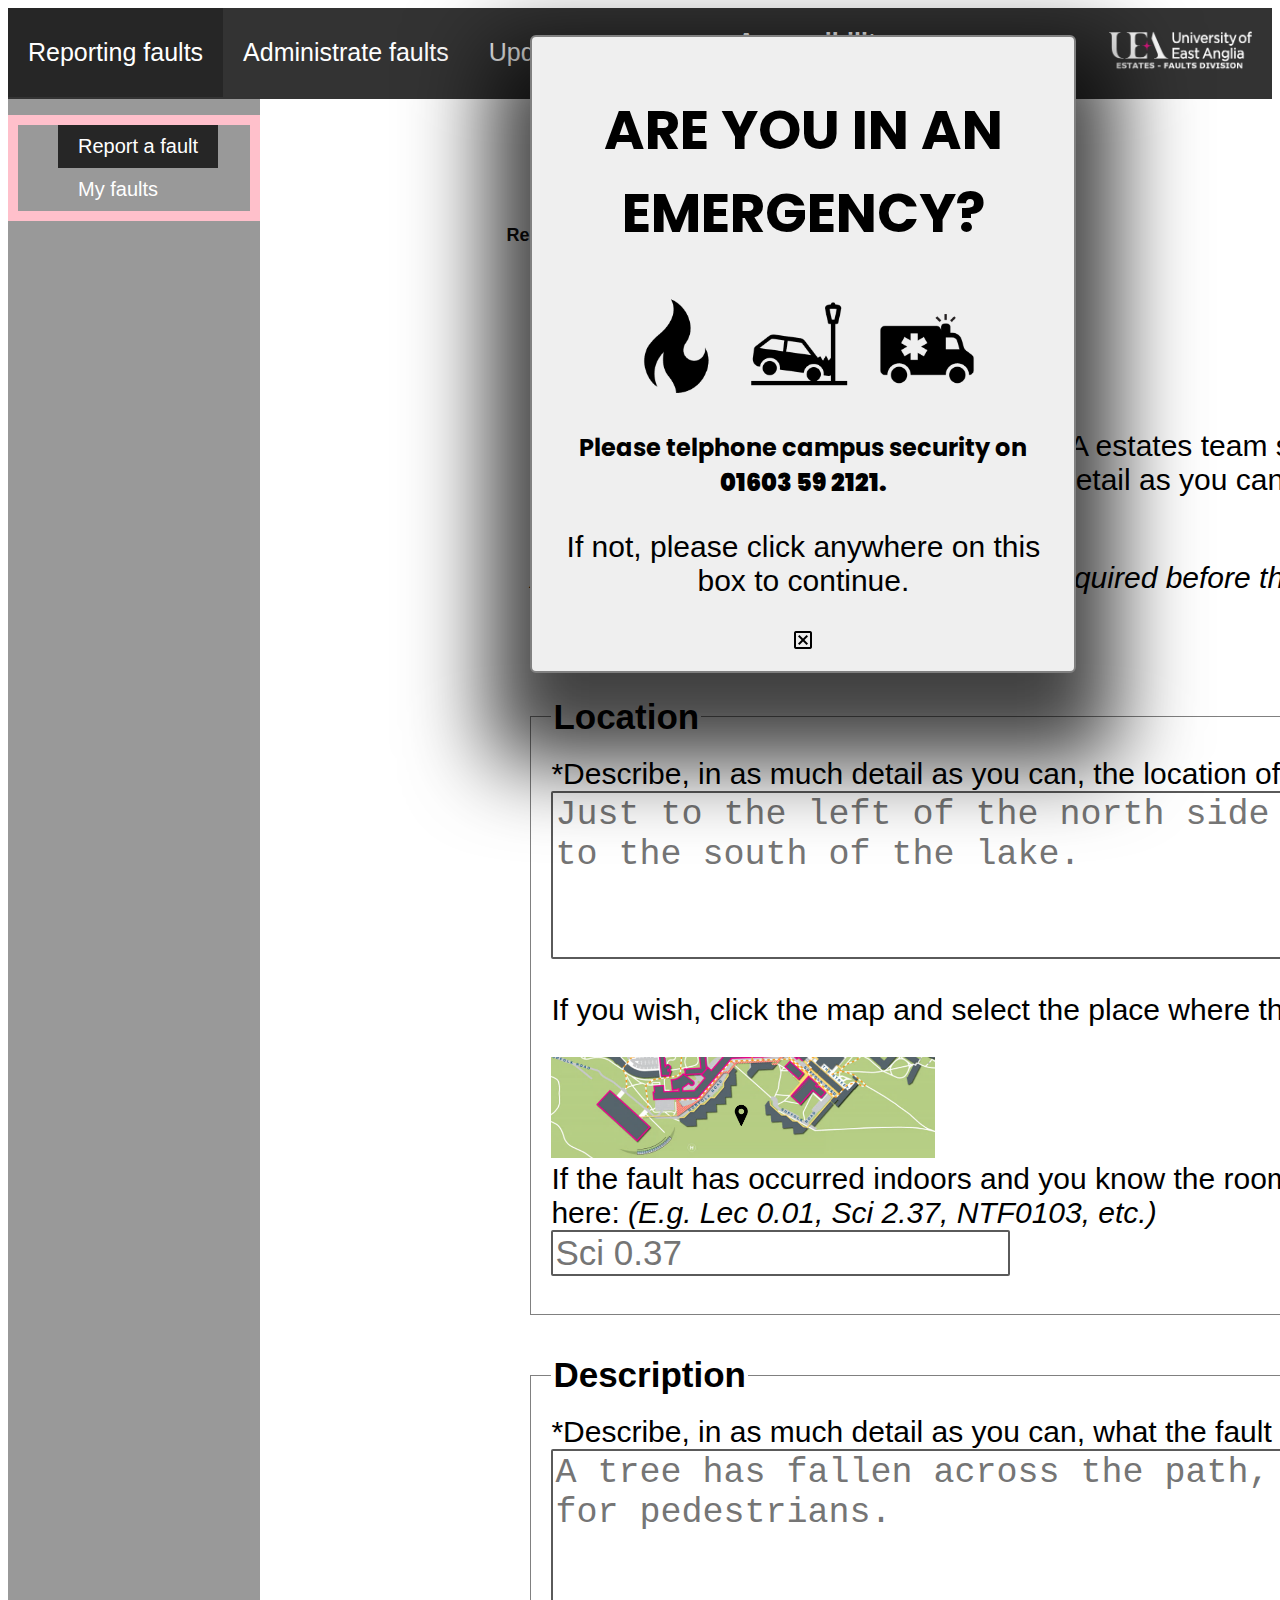
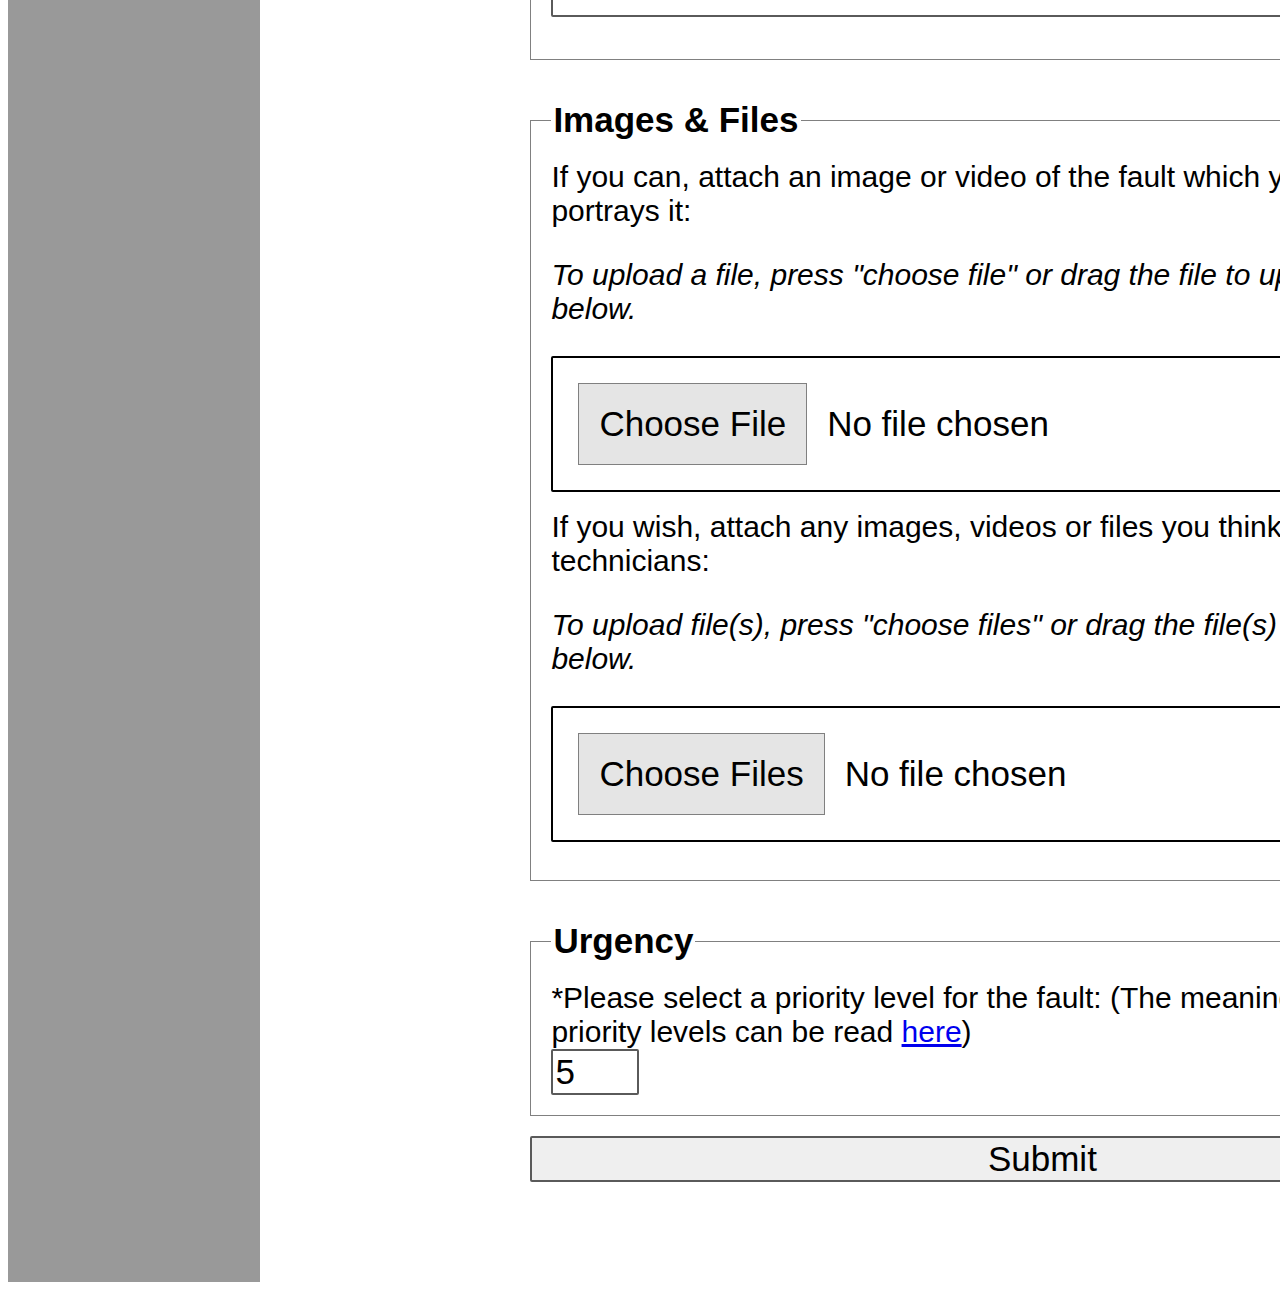
<file: website/index.html>
<!DOCTYPE html>
<html lang="en">
<head>
    <meta charset="UTF-8">
    <title>UEA Estates Faults Services</title>
    <link href="style.css" rel="stylesheet">
    <script src = "https://ajax.googleapis.com/ajax/libs/jquery/3.2.1/jquery.min.js"></script>
    <script src="scripts.js"></script>
    <link rel="icon" type="image/x-icon" href="photos/favicon.ico">
</head>
<body onload="highlightAside(0)">
<nav>
    <ul class = "mainNav">
        <li class = "navli"><a class="active" href="index.html" style="background-color: #262626;">Reporting faults</a></li>
        <li class = "navli"><a href="administrate.html">Administrate faults</a></li>
        <li class = "navli"><a href="update.html">Update fault status</a></li>
        <li class = "navli logoListItem "><a class="active logoLink" href="#index"><img class="logo" src="photos/ueaEstatesLogo.png" alt="Image of the UEA logo that links back to the reporting a fault page."></a></li>
        <li class = "navli rhsListItem"><a style = "padding-top:20px; padding-bottom:0px;" href="accessibility.html"><b>Accessibility</b><br><img src="photos/access.png"></a></li>
    </ul>
</nav>
<div style = "display: flex;">
    <aside>
        <ul id ="sideNav" class = "asideNav">
            <li onclick="reportBar(0)" class = "asideListItem navli"><a class="active" href="#home">Report a fault</a></li>
            <li onclick="reportBar(1)" class = "asideListItem navli"><a href="#news2">My faults</a></li>
        </ul>
    </aside>
    <div style="display: flex; flex-direction: column; padding: 100px 18vw; ">
        <ul class="breadcrumb" id="bread" >
            <li><a href="#">Reporting faults</a></li>
            <li>Report a fault</li>
        </ul>
        <!-- THE DIV BELOW CONTAINS ALL CONTENT WHICH NEEDS TO BE CHANGED (e.g. content that is not UI) -->
        <div id="report-fault" style = " max-width: 80vw; padding: 0px 40px;">

            <script>
                var YES = true;
                var NO = false;
                if (YES)
                {
                    alert(<h1>This code block will be executed</h1>)
                }
            </script>

            <h1> Reporting a fault</h1>
            <p>This form is for reporting faults to the UEA estates team so we can get them fixed. Please try to give as much useful detail as you can to help us locate and fix the problem.
            <p><i>An asterisk ( * ) indicates an answer is required before this form can be submitted.</i></p>
            </p>
            <script>
                // When the user clicks on div, open the popup
                function removeEmergencyPopup() {
                    var emergency = document.getElementById("emergencyMessage");
                    emergency.classList.toggle("hide");
                }
            </script>
            <!-- todo DELETE THIS-->

            <!-- todo edit this css-->
            <div class="emergency" onclick="removeEmergencyPopup()">
                    <span class="emergencytext" id="emergencyMessage">
                        <h1> ARE YOU IN AN EMERGENCY?</h1>
                        <div style = "display:flex; flex-direction:row; justify-content: center;">
                        <img alt="Image of some warning icons." src = "photos/warningiconsblack.png" width = "70%" margin = "20px 0px">
                        </div>
                        <h2 id = "emergencyHeader">Please telphone campus security on <b id = "emergencyNumber">01603 59 2121.</b></h2>
                        <p>If not, please click anywhere on this box to continue.</p>
                        <img src="photos/close.png">
                    </span>

            </div>

            <form onsubmit="return formSubmitSuccess()" id="report-form">
                <!-- TODO Add accessibility options to stop form submitting without information.-->
                <fieldset>
                    <legend>Location</legend>
                    <label for="location-text">*Describe, in as much detail as you can, the location of the fault:</label><br>
                    <textarea type="text" id="location-text" rows="4" cols="50" placeholder="Just to the left of the north side of the bridge to the south of the lake." required></textarea><br>
                    <p>If you wish, click the map and select the place where the fault occurred.</p>
                    <img alt="A map of UEA." onclick="mapSelectSuccess()" style = "width:30vw" src="photos/map.png"></img>
                    <br>
                    <!--todo make the below div appear when the user clicks the map image-->
                    <div id="map-select-success" style = "display:none; flex-direction: row; align-items: center;">
                        <p><i>Map location selected successfully.</i></p>
                        <img alt="A green check mark." src = "photos/greencheck.png" height="30px">
                    </div>



                    <label for="location-room">If the fault has occurred indoors and you know the room number, please write it here: <i>(E.g. Lec 0.01, Sci 2.37, NTF0103, etc.)</i></label><br>
                    <input type="text" id="location-room" placeholder="Sci 0.37"><br><br>




                </fieldset>

                <fieldset>
                    <legend>Description</legend>
                    <label for="description">*Describe, in as much detail as you can, what the fault is:</label><br>
                    <textarea type="text" id="description" rows="4" cols="50" placeholder="A tree has fallen across the path, blocking access for pedestrians.​" required></textarea><br><br>
                </fieldset>
                <fieldset>
                    <legend>Images & Files</legend>
                    <label for="photo">If you can, attach an image or video of the fault which you think accurately portrays it:<br></label>
                    <p><i>To upload a file, press "choose file" or drag the file to upload onto the box below.</i></p>
                    <input type="file" id="photo" name="myfile" accept=".jpg,.png,.bmp,.mp4"><br><br>
                    <label for="other-file">If you wish, attach any images, videos or files you think could be helpful to the technicians:<br></label>
                    <p><i>To upload file(s), press "choose files" or drag the file(s) to upload onto the box below.</i></p>
                    <input type="file" multiple id="other-file" name="myfile" accept=".jpg,.png,.bmp,.mp4,.pdf,.docx,.txt"><br><br>
                </fieldset>
                <fieldset>
                    <legend>Urgency</legend>
                    <label for = "urgencies">
                        *Please select a priority level for the fault: (The meanings of the different priority levels can be read <a target="_blank" href = "https://my.uea.ac.uk/divisions/estates/our-services/report-a-fault#:~:text=PRIORITY%201%3A%C2%A0%20RESPONSE%20TIME%20OF%202%20HOURS">here</a>)<br>
                    </label>
                    <input id = "urgencyInput" list="urgencies" name="browser" placeholder = "3" value = "5" type = "number" min = "1" max = "5" required>
                    <datalist id="urgencies">
                        <option value="1">
                        <option value="2">
                        <option value="3">
                        <option value="4">
                        <option value="5">
                    </datalist>
                </fieldset>

                <input type="submit" value="Submit" >

                <!--todo make the below div appear when the user presses submit with all required inputs filled in-->
                <div id="form-submit-success" style="display: none;">
                    <div style = "display:flex; flex-direction: row; align-items: center;">
                        <h2>Form submitted!</h2><img alt="Green check mark." height = "40px" src = "photos/greencheck.png">
                    </div>
                    <p class = "successMessage">The form was submitted successfully. You should receive an confirmation email shortly confirming the report. You can see the faults you have reported in the my faults tab on the left.</p>
                </div>


            </form>

        </div>
        <div id="my-faults" style="display: none; flex-direction: row">
            <div id="fault-cards-user" class = "fault-cards" style="display:flex; flex-direction: column;">
                <div onclick ="viewDetailsReport(id)" id="card1" class="card" style="display:flex; flex-direction: row">
                    <img style="align-self: center" src="photos/shower.jpg" height="180" alt="Tap">
                    <div class="card-contents" style="display:flex; flex-direction: column;">
                        <div class="card-info" style="display:flex; flex-direction: column;">
                            <p><b>Urgency:</b> 3</p>
                            <p><b>Location:</b> Britten House Flat 16 room B</p>
                            <div class = "room" style="display:flex; flex-direction: row; ">
                                <p style="margin-right:20px"><b>Room:</b> BH 16B</p>
                                <img alt="Question mark."title="Britten House, Flat 16, Room B"style="align-self: center; cursor: help;" src="photos/questionmark.png">
                                <p title="Britten House, Flat 16, Room B"><i>What does this mean?</i></p>
                            </div>
                            <p><b>Description:</b> My shower head is blocked and no longer lets water flow.</p>
                            <p><b>Status:</b> In progress</p>
                        </div>
                    </div>
                </div>
                <div onclick ="viewDetailsReport(id)" id="card2" class="card" style="display:flex; flex-direction: row">

                    <img style="align-self: center" src="photos/fault.png" alt="Tap">
                    <div class="card-contents" style="display:flex; flex-direction: column;">
                        <div class="card-info" style="display:flex; flex-direction: column;">
                            <p><b>Urgency:</b> 3</p>
                            <p><b>Location:</b> Inside the Lawrence Stenhouse building on floor 0, in the men’s toilets just past the PC and cyber labs.</p>
                            <div class = "room" style="display:flex; flex-direction: row; ">
                                <p style="margin-right:20px"><b>Room:</b> LSB 0.03</p>
                                <img alt="Question mark."title="Lawrence Stenhouse Building, Floor 0, Room 0.03" style="align-self: center; cursor: help;" src="photos/questionmark.png">
                                <p title="Lawrence Stenhouse Building, Floor 0, Room 0.03"><i>What does this mean?</i></p>
                            </div>
                            <p><b>Description:</b> The tap is leaking in LSB 0.03! We have a bucket underneath but you guy should come soon.</p>
                            <p><b>Status:</b> Complete</p>
                            <div style="border: 2px solid red; border-radius: 5px; background-color: white; padding:10px">
                                <p><b>Note from technician: </b>Tap has been fixed and bucket has been removed from location.</p>
                            </div>

                        </div>
                    </div>
                </div>
            </div>
        </div>
    </div>


</div>
</body>
</html>
</file>
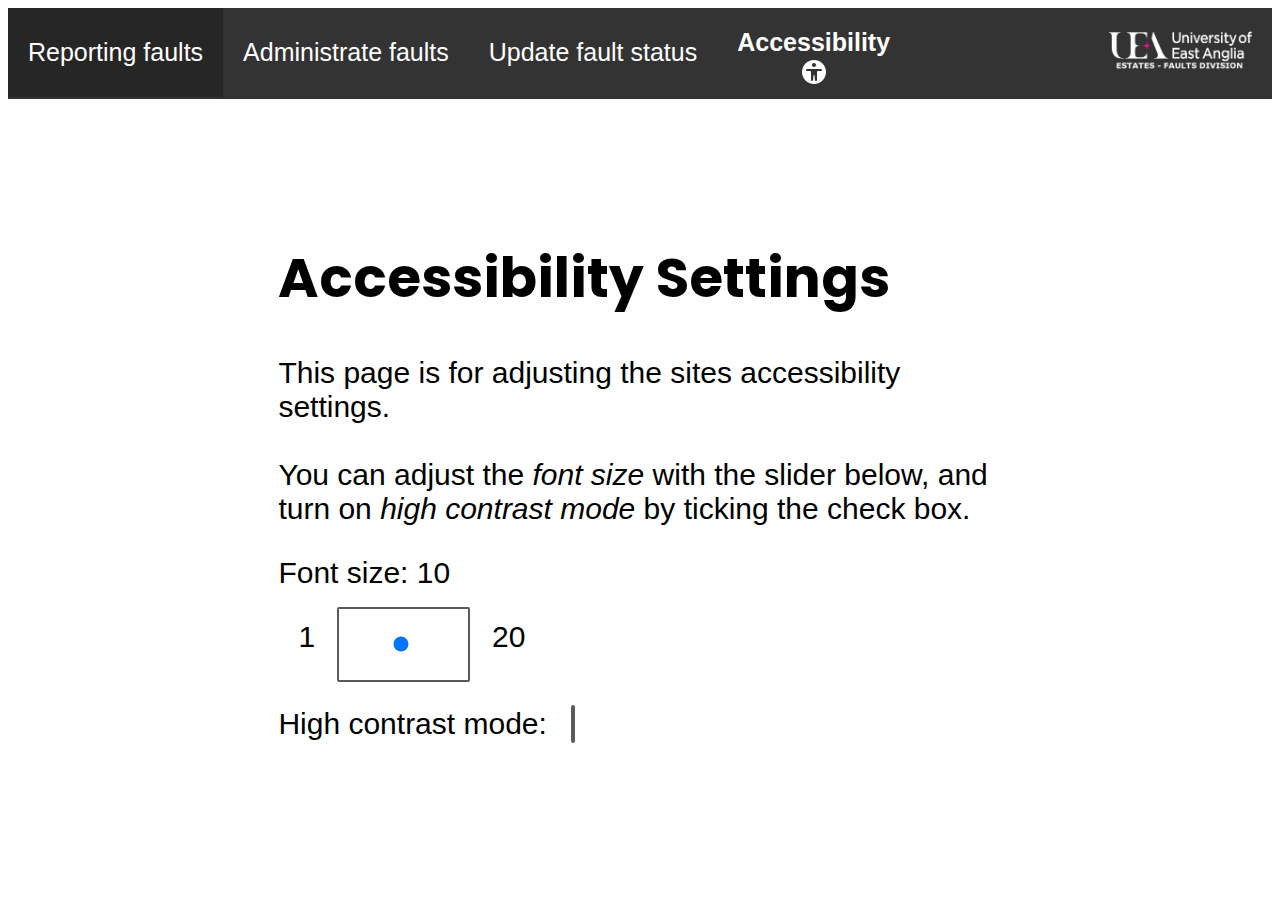
<file: website/accessibility.html>
<!DOCTYPE html>
<html lang="en">
<head>
    <meta charset="UTF-8">
    <title>UEA Estates Faults Services</title>
    <link href="style.css" rel="stylesheet">
    <script src = "https://ajax.googleapis.com/ajax/libs/jquery/3.2.1/jquery.min.js"></script>
    <script src="scripts.js"></script>
    <link rel="icon" type="image/x-icon" href="photos/favicon.ico">
</head>
<body onload="highlightAside(0)">
<nav>
    <ul class = "mainNav">
        <li class = "navli"><a class="active" href="index.html" style="background-color: #262626;">Reporting faults</a></li>
        <li class = "navli"><a href="administrate.html">Administrate faults</a></li>
        <li class = "navli"><a href="update.html">Update fault status</a></li>
        <li class = "navli logoListItem "><a class="active logoLink" href="#index"><img class = "logo" src = "photos/ueaEstatesLogo.png"></a></li>
        <li class = "navli rhsListItem"><a style = "padding-top:20px; padding-bottom:0px;" href="accessibility.html"><b>Accessibility</b><br><img src="photos/access.png"></a></li>
    </ul>
</nav>
<div style = "display: flex;">

    <div style="display: flex; flex-direction: column; padding: 100px 18vw; ">
        <!--<ul class="breadcrumb" id="bread" >
            <li><a href="#">Reporting faults</a></li>
            <li>Report a fault</li>
        </ul>-->
        <!-- THE DIV BELOW CONTAINS ALL CONTENT WHICH NEEDS TO BE CHANGED (e.g. content that is not UI) -->
        <div id="accessibility-settings" style = " max-width: 80vw; padding: 0px 40px;">


            <h1> Accessibility Settings</h1>
            <p style="font-size: 20px">This page is for adjusting the sites accessibility settings. <br><br>You can adjust the <i>font size</i> with the slider below, and turn on <i>high contrast mode</i> by ticking the check box.
            <br>
            </p>
            <div id = "accessibility-div">
                <label for = "font-size">Font size: <span id="fontOutput"></span></label><br>
                <div style="display:flex; flex-direction: row; align-content: center">
                    <div style="margin:0px 20px"><p>1</p></div>
                    <input type="range" min="1" max="20" value="10" id="font-size" style="margin-top:17px">
                    <div style="margin:0px 20px"><p>20</p></div>
                </div>
                <br>
                <form>
                    <div style="display:flex; flex-direction: row; align-content: center">
                    <label for="highContrast" style="margin:5px 0px; margin-right:20px;"> High contrast mode:</label>
                    <input type="checkbox" id="highContrast" name="vehicle1" value="Bike">
                    </div>
                </form>

            </div>
            <script>
                var fontSlider = document.getElementById("font-size");
                var value = document.getElementById("fontOutput");
                value.innerHTML = fontSlider.value;
                fontSlider.oninput = function() {
                    value.innerHTML = this.value;
                }
            </script>

        </div>

    </div>


</div>
</body>
</html>
</file>
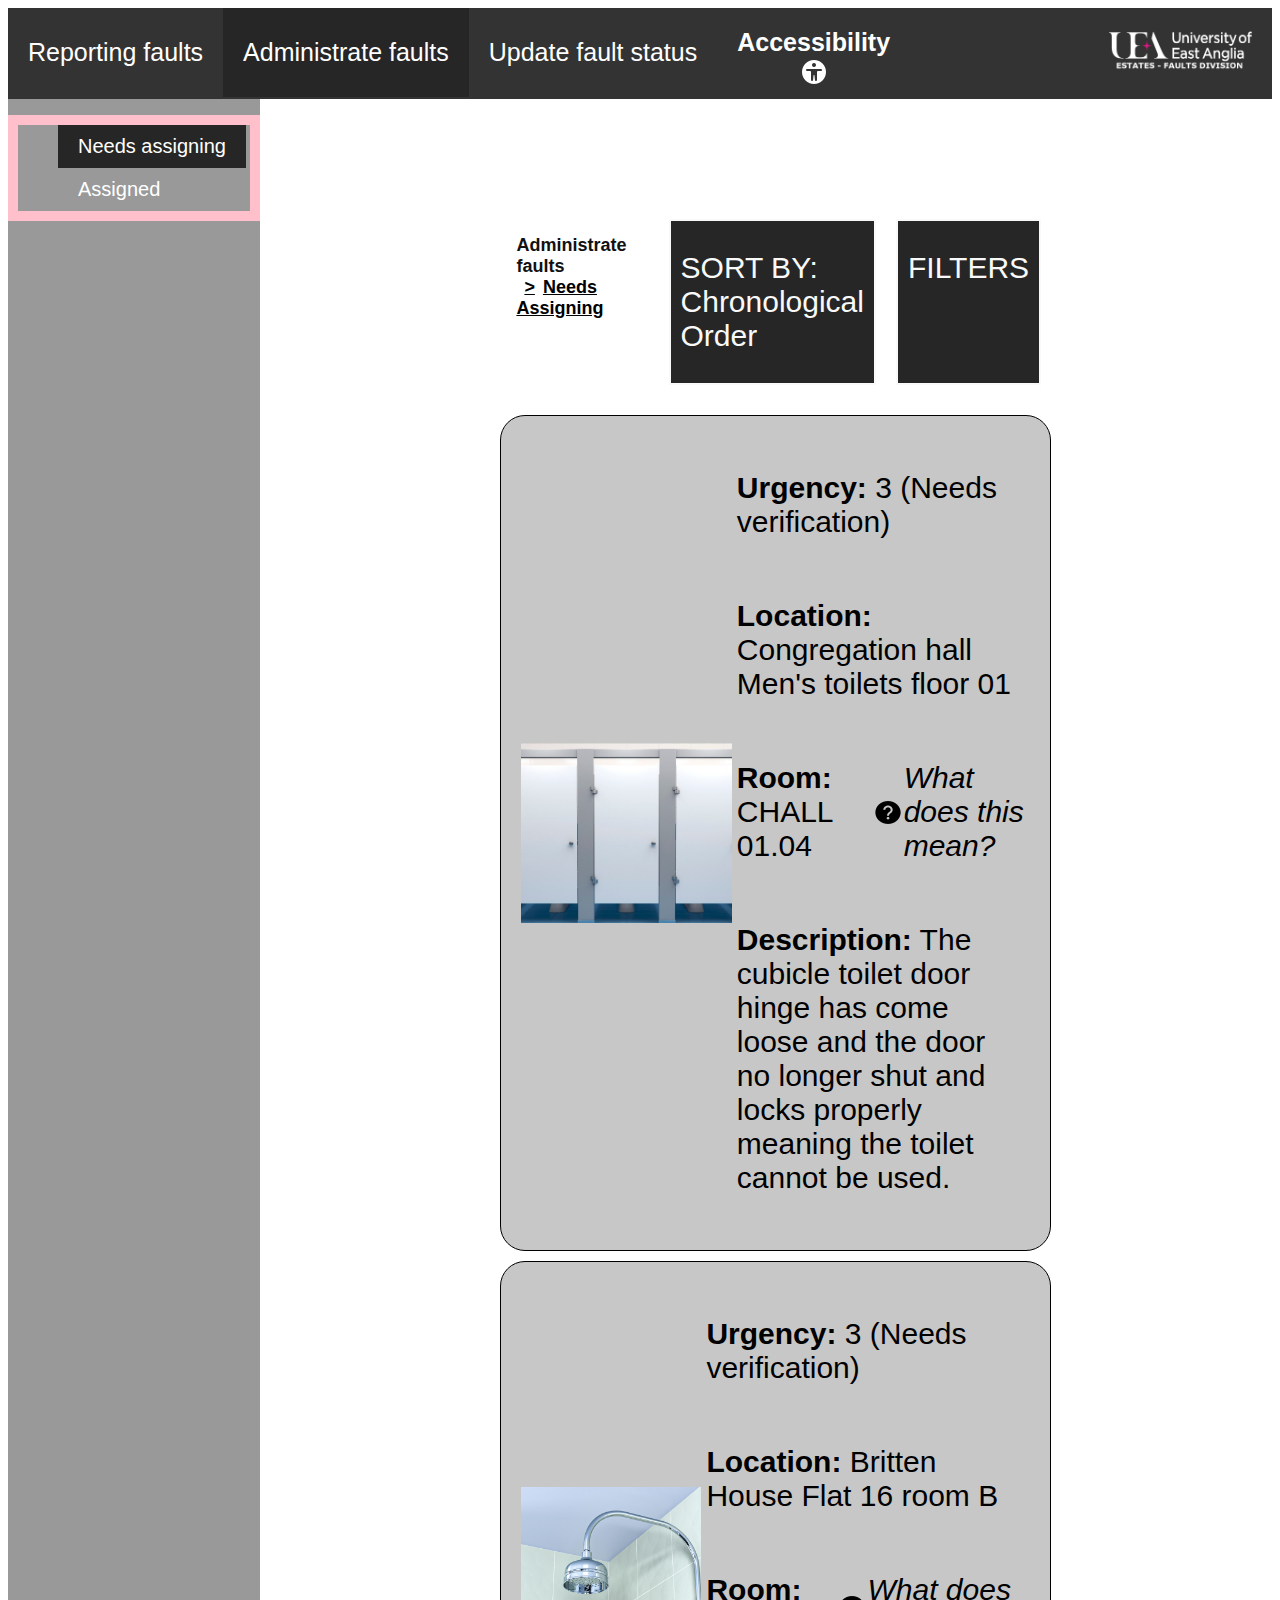
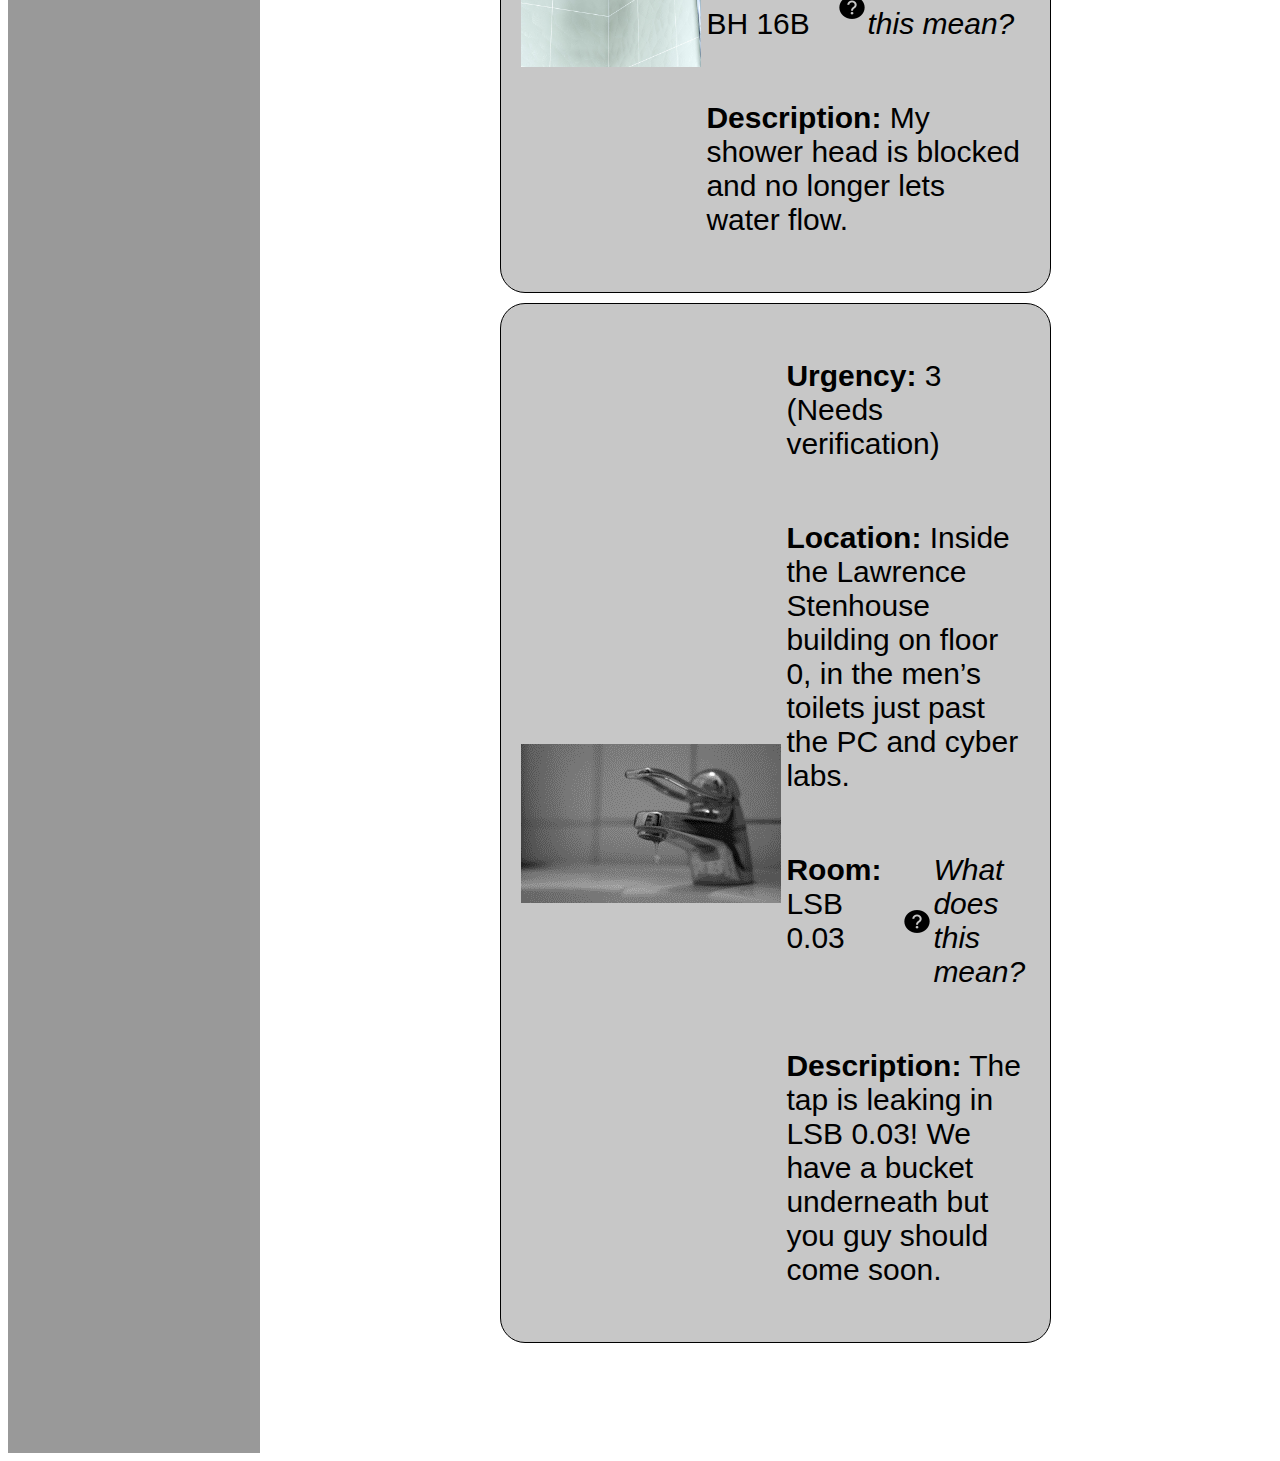
<file: website/administrate.html>
<!DOCTYPE html>
<html lang="en">
<head>
    <meta charset="UTF-8">
    <title>UEA Estates Faults Services</title>
    <link href="style.css" rel="stylesheet">
    <script src = "https://ajax.googleapis.com/ajax/libs/jquery/3.2.1/jquery.min.js"></script>
    <script src="scripts.js"></script>
    <link rel="icon" type="image/x-icon" href="photos/favicon.ico">
</head>
<body onload="highlightAside(0)">
<nav>
    <ul class = "mainNav">
        <li class = "navli"><a class="active" href="index.html">Reporting faults</a></li>
        <li class = "navli"><a style="background-color: #262626;" href="administrate.html">Administrate faults</a></li>
        <li class = "navli"><a href="update.html">Update fault status</a></li>
        <li class = "logoListItem navli"><a class="active logoLink" href="#index"><img class = "logo" src = "photos/ueaEstatesLogo.png"></a></li>
        <li class = "navli rhsListItem"><a style = "padding-top:20px; padding-bottom:0px;" href="accessibility.html"><b>Accessibility</b><br><img src="photos/access.png"></a></li>
    </ul>
</nav>
<div style = "display: flex;">
    <aside>
        <ul id="sideNav" class = "asideNav">
            <li onclick="adminFaultsBar(0)" class = "asideListItem navli"><a class="active" href="#home">Needs assigning</a></li>
            <li onclick="adminFaultsBar(1)"class = "asideListItem navli"><a href="#news2">Assigned</a></li>
        </ul>
    </aside>
    <!-- THE DIV BELOW CONTAINS ALL CONTENT WHICH NEEDS TO BE CHANGED (e.g. content that is not UI) -->
    <div id ="admin-top" style = "max-width: 80vw; padding: 100px 18vw; display:flex; flex-direction: column;">
        <div id="top-row" style="display:flex; flex-direction: row;">
            <!--<div><p id="breadcrumbs"><b>Administrate faults > <u>Needs Assigning</u></b></p></div> -->
            <ul class="breadcrumb" id="bread">
                <li><a href="#">Administrate faults</a></li>
                <li>Needs Assigning</li>
            </ul>
            <div class="dropdown">
                <p>SORT BY: Chronological Order</p>
                <div class="dropdown-elements">
                    <div>Most recent</div>
                    <div>Least recent</div>
                    <div>Urgency</div>
                </div>
            </div>
            <div class="dropdown">
                <p>FILTERS</p>
                <div class="dropdown-elements">
                    <div>Deferred Faults</div>
                    <div>Pending Faults</div>
                    <div>Not yet started faults</div>
                    <div>Complete faults</div>
                </div>
            </div>

        </div>
        <div style="display:flex; flex-direction: row;">
        <div id="fault-cards-assigning" class = "fault-cards" style="display:flex; flex-direction: column;">
            <div onclick ="viewDetails(id)" id="card1" class="card" style="display:flex; flex-direction: row">
                <img style="align-self: center" src="photos/door.jpg" height="180"alt="Door">
                <div class="card-contents" style="display:flex; flex-direction: column;">
                    <div class="card-info" style="display:flex; flex-direction: column;">
                        <p><b>Urgency:</b> 3 (Needs verification)</p>
                        <p><b>Location:</b> Congregation hall Men's toilets floor 01</p>
                        <div class = "room" style="display:flex; flex-direction: row; ">
                            <p style="margin-right:20px"><b>Room:</b> CHALL 01.04</p>
                            <img alt="Question mark."title="Congregation Hall, Floor 01, Room 01.04" style="align-self: center; cursor: help;" src="photos/questionmark.png">
                            <p title="Congregation Hall, Floor 01, Room 01.04"><i>What does this mean?</i></p>
                        </div>
                        <p><b>Description:</b> The cubicle toilet door hinge has come loose and the door no longer shut and locks properly meaning the toilet cannot be used.</p>
                    </div>
                </div>
            </div>
            <div onclick ="viewDetails(id)" id="card2" class="card" style="display:flex; flex-direction: row">
                <img style="align-self: center;" height="180" src="photos/shower.jpg" alt="Shower head">
                <div class="card-contents" style="display:flex; flex-direction: column;">
                    <div class="card-info" style="display:flex; flex-direction: column;">
                        <p><b>Urgency:</b> 3 (Needs verification)</p>
                        <p><b>Location:</b> Britten House Flat 16 room B</p>
                        <div class = "room" style="display:flex; flex-direction: row; ">
                            <p style="margin-right:20px"><b>Room:</b> BH 16B</p>
                            <img alt="Question mark."title="Britten House, Flat 16, Room B"style="align-self: center; cursor: help;" src="photos/questionmark.png">
                            <p title="Britten House, Flat 16, Room B"><i>What does this mean?</i></p>
                        </div>
                        <p><b>Description:</b> My shower head is blocked and no longer lets water flow.</p>
                    </div>
                </div>
            </div>
            <div onclick ="viewDetails(id)" id="card3" class="card" style="display:flex; flex-direction: row">
                <img style="align-self: center" src="photos/fault.png" alt="Tap">
                <div class="card-contents" style="display:flex; flex-direction: column;">
                    <div class="card-info" style="display:flex; flex-direction: column;">
                        <p><b>Urgency:</b> 3 (Needs verification)</p>
                        <p><b>Location:</b> Inside the Lawrence Stenhouse building on floor 0, in the men’s toilets just past the PC and cyber labs.</p>
                        <div class = "room" style="display:flex; flex-direction: row; ">
                            <p style="margin-right:20px"><b>Room:</b> LSB 0.03</p>
                            <img alt="Question mark."title="Lawrence Stenhouse Building, Floor 0, Room 0.03" style="align-self: center; cursor: help;" src="photos/questionmark.png">
                            <p title="Lawrence Stenhouse Building, Floor 0, Room 0.03"><i>What does this mean?</i></p>
                        </div>
                        <p><b>Description:</b> The tap is leaking in LSB 0.03! We have a bucket underneath but you guy should come soon.</p>
                    </div>
                </div>
            </div>
        </div>
        <div id="fault-cards-assigned" class="fault-cards"  style="display:none; flex-direction: column;">
            <div onclick ="viewDetails2(id)" id="card4" class="card" style="display:flex; flex-direction: row">
                <img style="align-self: center" height="180" src="photos/slide.jpg" alt="Door">
                <div class="card-contents" style="display:flex; flex-direction: column;">
                    <div class="card-info" style="display:flex; flex-direction: column;">
                        <p><b>Urgency:</b> 4</p>
                        <p><b>Location:</b> Society lockers in the Hive</p>
                        <div class = "room" style="display:flex; flex-direction: row; ">
                            <p style="margin-right:20px"><b>Room:</b> N/A</p>
                            <img alt="Question mark."title="The Hive, Floor 1, Society lockers" style="align-self: center; cursor: help;" src="photos/questionmark.png">
                            <p title="The Hive, Floor 1, Society lockers"><i>What does this mean?</i></p>
                        </div>
                        <p><b>Description:</b> The sliding door to the society lockers room is very difficult to get open.</p>
                    </div>
                </div>
            </div>
            <div onclick ="viewDetails2(id)" id="card5" class="card" style="display:flex; flex-direction: row">
                <img style="align-self: center" src="photos/fault.png" alt="Tap">
                <div class="card-contents" style="display:flex; flex-direction: column;">
                    <div class="card-info" style="display:flex; flex-direction: column;">
                        <p><b>Urgency:</b> 3</p>
                        <p><b>Location:</b> Inside the Lawrence Stenhouse building on floor 0, in the men’s toilets just past the PC and cyber labs.</p>
                        <div class = "room" style="display:flex; flex-direction: row; ">
                            <p style="margin-right:20px"><b>Room:</b> LSB 0.03</p>
                            <img alt="Question mark."title="Lawrence Stenhouse Building, Floor 0, Room 0.03" style="align-self: center; cursor: help;" src="photos/questionmark.png">
                            <p title="Lawrence Stenhouse Building, Floor 0, Room 0.03"><i>What does this mean?</i></p>
                        </div>
                        <p><b>Description:</b> The tap is leaking in LSB 0.03! We have a bucket underneath but you guy should come soon.</p>
                    </div>
                </div>
            </div>
        </div>
        </div>

        <div id = "lowerDetailsDiv" style = "display:none; flex-direction: column">
            <div class = "map">
                <p style = "margin:10px; cursor: pointer; user-select: none;" onclick="updateMap()" id="map-text"><i><b><u>Click to collapse map</u> ⏶</b></i></p> <br>
                <img id="map" style = "width:45vw" src="photos/map.png">
            </div>
            <div class = "form">
                <fieldset>
                    <legend>Assign fault to technicians:</legend>
                    <form class = "detailsForm" onsubmit="return adminSubmitSuccess()" id="admin-form">
                        <label for = "urgencies">
                            *Please verify that the users priority level they’ve entered is correct, and if it isn't, change it. (The meanings of the different priority levels can be read <a target="_blank" href = "https://my.uea.ac.uk/divisions/estates/our-services/report-a-fault#:~:text=PRIORITY%201%3A%C2%A0%20RESPONSE%20TIME%20OF%202%20HOURS">here)</a> <br><br>Priority level: <br>
                        </label>
                        <input list="urgencies" name="browser" placeholder = "3" value = "5" type = "number" min = "1" max = "5" required> <img style="align-self: center; cursor: help;" src="photos/questionmark.png">
                        <datalist id="urgencies">
                            <option value="1">
                            <option value="2">
                            <option value="3">
                            <option value="4">
                            <option value="5">
                        </datalist>
                        <br>
                        <label for = "timeToFix">
                            *Time needed to fix (minutes):
                        </label>
                        <input id = "timeToFix" type = number min = "1" max = "6000" value = "30" required>
                        <br>
                        <!-- The miniFieldSet and miniLegend classes are for stylin fieldsets within fieldsets.-->
                        <fieldset class = "miniFieldSet">
                            <legend class = "miniLegend">*General time window within which the fault needs to be fixed at some point:</legend>
                            <label for = "startDate">Start of time window:</label><br>
                            <input type = "date" id = "startDate"><br>
                            <label for = "endDate">End of time window:</label><br>
                            <input type = "date" id = "endDate"><br>
                        </fieldset>
                        <br>
                        <label for="technicans">
                            *Assign technicians to fix this fault:<br>
                        </label>
                        <br>
                        <select name="technicans" id="technicans">
                            <option value="Andy">Andy</option>
                            <option value="Bob">Bob</option>
                            <option value="Chloe">Chloe</option>
                            <option value="Delia">Delia</option>
                            <option value="Eric">Eric</option>
                        </select>
                        <br>


                        <input type="submit" value="Submit">

                    </form>
                    <!--todo make the below div appear when the user presses submit with all required inputs filled in-->
                    <div id="admin-submit-success" style="display: none;">
                        <div style = "display:flex; flex-direction: row; align-items: center;">
                            <h2>Form submitted!</h2><img alt="Green check mark."height = "40px" src = "photos/greencheck.png">

                        </div>
                        <p class = "successMessage">The form was submitted successfully. Assigned technicians will now be able to see this fault on their <i>update fault status</i> pages.</p>

                    </div>


                </fieldset>
            </div>
        </div>
        </div>
    </div>
    </div>
</div>
</body>
</html>
</file>
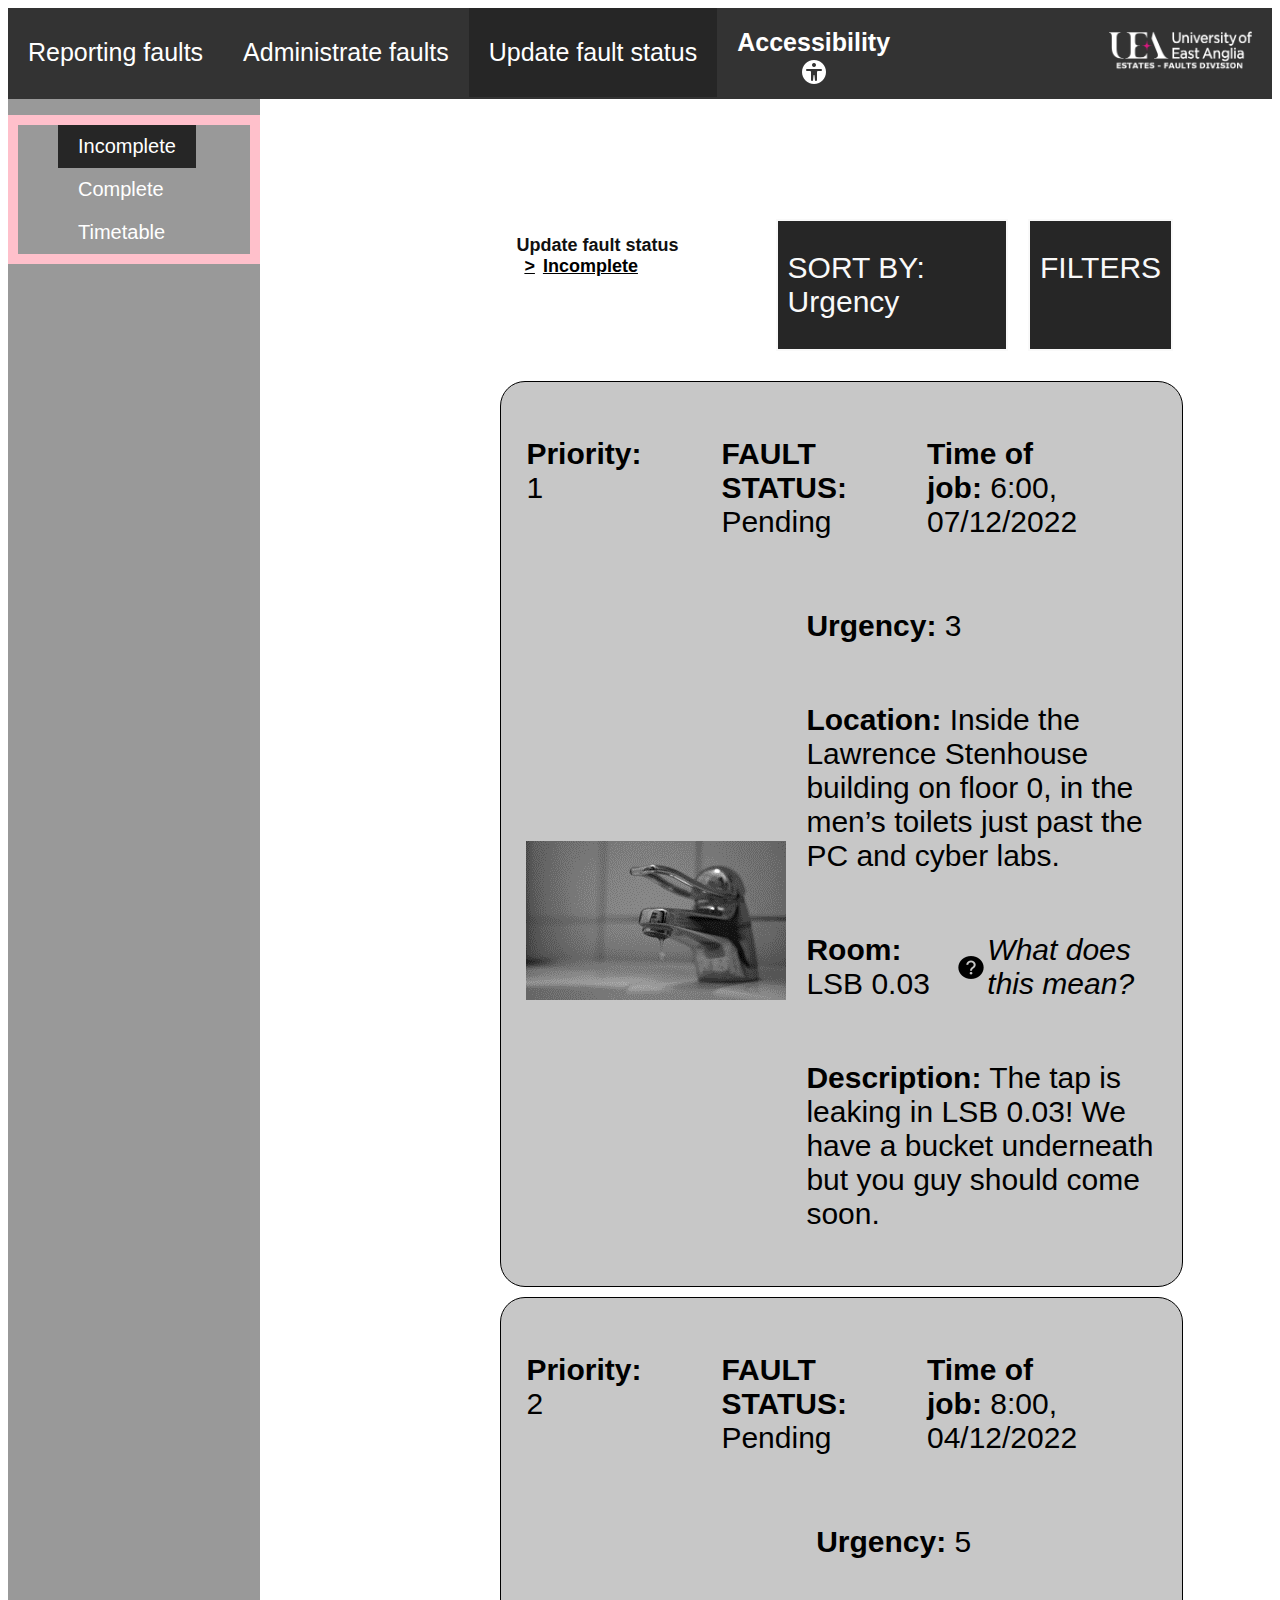
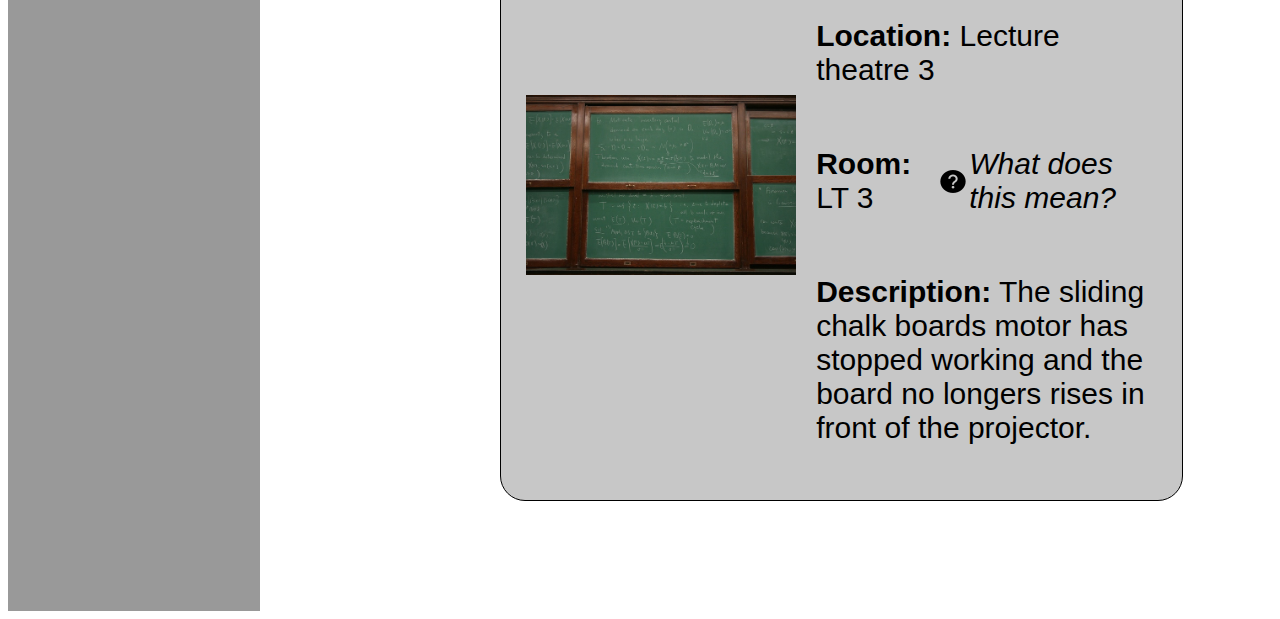
<file: website/update.html>
<!DOCTYPE html>
<html lang="en">
<head>
    <meta charset="UTF-8">
    <title>UEA Estates Faults Services</title>
    <link href="style.css" rel="stylesheet">
    <script src = "https://ajax.googleapis.com/ajax/libs/jquery/3.2.1/jquery.min.js"></script>
    <script src="scripts.js"></script>
    <link rel="icon" type="image/x-icon" href="photos/favicon.ico">
</head>
<body onload="highlightAside(0)">
<nav>
    <ul class = "mainNav">
        <li class = "navli"><a class="active" href="index.html">Reporting faults</a></li>
        <li class = "navli"><a href="administrate.html">Administrate faults</a></li>
        <li class = "navli"><a href="update.html" style="background-color: #262626;">Update fault status</a></li>
        <li class = "logoListItem navli"><a class="active logoLink" href="#index"><img class = "logo" src = "photos/ueaEstatesLogo.png"></a></li>
        <li class = "navli rhsListItem"><a style = "padding-top:20px; padding-bottom:0px;" href="accessibility.html"><b>Accessibility</b><br><img src="photos/access.png"></a></li>
    </ul>
</nav>
<div style = "display: flex;">
    <aside>
        <ul id ="sideNav" class = "asideNav">
            <li onclick="updateBar(0)" class = "asideListItem navli"><a class="active" href="#home">Incomplete</a></li>
            <li onclick="updateBar(1)" class = "asideListItem navli"><a href="#news2">Complete</a></li>
            <li onclick="updateBar(2)" class = "asideListItem navli"><a href="#news2">Timetable</a></li>
        </ul>
    </aside>
    <!-- THE DIV BELOW CONTAINS ALL CONTENT WHICH NEEDS TO BE CHANGED (e.g. content that is not UI) -->
    <div id ="admin-top" style = "max-width: 80vw; padding: 100px 18vw; display:flex; flex-direction: column;">
        <div id="top-row" style="display:flex; flex-direction: row;">
            <ul class="breadcrumb" id="bread">
                <li><a href="#">Update fault status</a></li>
                <li>Incomplete</li>
            </ul>
            <div class="dropdown">
                <p>SORT BY: Urgency</p>
                <div class="dropdown-elements">
                    <div>Most recent</div>
                    <div>Least recent</div>
                    <div>Chronological Order</div>
                </div>
            </div>
            <div class="dropdown">
                <p>FILTERS</p>
                <div class="dropdown-elements">
                    <div>Faults with room numbers</div>
                    <div>Faults with map locations</div>
                    <div>Pending faults</div>
                    <div>Deferred faults</div>
                    <div>Not yet started faults</div>
                    <div>Complete faults</div>
                </div>
            </div>

        </div>
        <div id="fault-cards-incomplete" class="fault-cards" style="display:flex; flex-direction: column;">
            <div onclick ="viewDetailsUpdate(id)" id="card1" class="card" style="display:flex; flex-direction: column">
                <div class="card-status" style="display:flex; flex-direction: row">
                    <p><b>Priority: </b>1</p>
                    <p><b>FAULT STATUS: </b>Pending</p>
                    <p><b>Time of job: </b>6:00, 07/12/2022</p>
                </div>
                <div style="display:flex; flex-direction: row">
                    <img style="align-self: center" src="photos/fault.png" alt="Tap">
                    <div class="card-contents" style="display:flex; flex-direction: column;">
                        <div class="card-info" style="display:flex; flex-direction: column; margin-left:20px">
                            <p><b>Urgency:</b> 3</p>
                            <p><b>Location:</b> Inside the Lawrence Stenhouse building on floor 0, in the men’s toilets just past the PC and cyber labs.</p>
                            <div class = "room" style="display:flex; flex-direction: row; ">
                                <p style="margin-right:20px"><b>Room:</b> LSB 0.03</p>
                                <img alt="Question mark."title="Lawrence Stenhouse Building, Floor 0, Room 0.03" style="align-self: center; cursor: help;" src="photos/questionmark.png">
                                <p title="Lawrence Stenhouse Building, Floor 0, Room 0.03"><i>What does this mean?</i></p>
                            </div>
                            <p><b>Description:</b> The tap is leaking in LSB 0.03! We have a bucket underneath but you guy should come soon.</p>
                        </div>
                    </div>
                </div>
            </div>
            <div onclick ="viewDetailsUpdate(id)" id="card2" class="card" style="display:flex; flex-direction: column">
                <div class="card-status" style="display:flex; flex-direction: row">
                    <p><b>Priority: </b>2</p>
                    <p><b>FAULT STATUS: </b>Pending</p>
                    <p><b>Time of job: </b>8:00, 04/12/2022</p>
                </div>
                <div style="display:flex; flex-direction: row">
                    <img style="align-self: center" src="photos/board.jpg" height="180" alt="Tap">
                    <div class="card-contents" style="display:flex; flex-direction: column;">
                        <div class="card-info" style="display:flex; flex-direction: column; margin-left:20px">
                            <p><b>Urgency:</b> 5</p>
                            <p><b>Location:</b> Lecture theatre 3</p>
                            <div class = "room" style="display:flex; flex-direction: row; ">
                                <p style="margin-right:20px"><b>Room:</b> LT 3</p>
                                <img alt="Question mark."title="Lecture theatres, Floor 01, Room 3" style="align-self: center; cursor: help;" src="photos/questionmark.png">
                                <p title="Lecture theatres, Floor 01, Room 3"><i>What does this mean?</i></p>
                            </div>
                            <p><b>Description:</b> The sliding chalk boards motor has stopped working and the board no longers rises in front of the projector.</p>
                        </div>
                    </div>
                </div>
            </div>
        </div>
        <div id="fault-cards-complete" class="fault-cards" style="display:none; flex-direction: column;">
            <div onclick ="viewDetailsUpdate2(id)" id="card4" class="card" style="display:flex; flex-direction: column">
                <div class="card-status" style="display:flex; flex-direction: row">
                    <p><b>Priority: </b>1</p>
                    <p><b>FAULT STATUS: </b>Complete</p>
                    <p><b>Time of job: </b>13:00, 02/12/2022</p>
                </div>
                <div style="display:flex; flex-direction: row">
                    <img style="align-self: center" src="photos/newsci.jpg" height="180"alt="Tap">
                    <div class="card-contents" style="display:flex; flex-direction: column;">
                        <div class="card-info" style="display:flex; flex-direction: column; margin-left:20px">
                            <p><b>Urgency:</b> 1</p>
                            <p><b>Location:</b> The front door of New Sci.</p>
                            <div class = "room" style="display:flex; flex-direction: row; ">
                                <p style="margin-right:20px"><b>Room:</b> N/A</p>
                                <img alt="Question mark."title="Lawrence Stenhouse Building, Floor 0, Room 0.03" style="align-self: center; cursor: help;" src="photos/questionmark.png">
                                <p title="Lawrence Stenhouse Building, Floor 0, Room 0.03"><i>What does this mean?</i></p>
                            </div>
                            <p><b>Description:</b> The front door is longer functioning correctly and needs a technician immediately as students can not access the building.</p>
                        </div>
                    </div>
                </div>
            </div>
            <div onclick ="viewDetailsUpdate2(id)" id="card3" class="card" style="display:flex; flex-direction: column">
                <div class="card-status" style="display:flex; flex-direction: row">
                    <p><b>Priority: </b>2</p>
                    <p><b>FAULT STATUS: </b>Complete</p>
                    <p><b>Time of job: </b>6:00, 07/12/2022</p>
                </div>
                <div style="display:flex; flex-direction: row">
                    <img style="align-self: center" src="photos/fault.png" alt="Tap">
                    <div class="card-contents" style="display:flex; flex-direction: column;">
                        <div class="card-info" style="display:flex; flex-direction: column; margin-left:20px">
                            <p><b>Urgency:</b> 3</p>
                            <p><b>Location:</b> Inside the Lawrence Stenhouse building on floor 0, in the men’s toilets just past the PC and cyber labs.</p>
                            <div class = "room" style="display:flex; flex-direction: row; ">
                                <p style="margin-right:20px"><b>Room:</b> LSB 0.03</p>
                                <img alt="Question mark."title="Lawrence Stenhouse Building, Floor 0, Room 0.03" style="align-self: center; cursor: help;" src="photos/questionmark.png">
                                <p title="Lawrence Stenhouse Building, Floor 0, Room 0.03"><i>What does this mean?</i></p>
                            </div>
                            <p><b>Description:</b> The tap is leaking in LSB 0.03! We have a bucket underneath but you guy should come soon.</p>
                            <div style="border: 2px solid red; border-radius: 5px; background-color: white; padding:10px">
                                <p><b>Note from technician: </b>Tap has been fixed and bucket has been removed from location.</p>
                            </div>
                        </div>
                    </div>
                </div>
            </div>

        </div>
        <div id = "lowerDetailsDiv" style = "display:none; flex-direction: column">
            <div class = "map">
                <p style = "margin:10px; cursor: pointer; user-select: none;" onclick="updateMap()" id="map-text"><i><b><u>Click to collapse map</u> ⏶</b></i></p> <br>
                <img id="map" style = "width:45vw" src="photos/map.png">
            </div>
            <div class = "form">
                <fieldset>
                    <legend>Update status:</legend>
                    <form class = "detailsForm" onsubmit="return updateSubmitSuccess()" id="update-form">
                        <label for="faultStatus">
                            *Fault status:
                        </label>
                        <br>
                        <select name="faultStatus" id="faultStatus">
                            <option value="incomplete">Not yet started</option>
                            <option value="pending">Pending</option>
                            <option value="deferred">Deferred</option>
                            <option value="cancelled">Cancelled</option>
                            <option value="complete">Complete</option>
                        </select>
                        <br>

                        <label for="adminNote">*Note to admin:</label><br>
                        <textarea type="text" id="adminNote" rows="4" cols="50" placeholder="Are there any adjustable wrenches spare? I'm gonna need one to fix this, so I’ve deferred the job for now.
" required></textarea><br>



                        <input type="submit" value="Submit">

                    </form>
                    <!--todo make the below div appear when the user presses submit with all required inputs filled in-->
                    <div id="update-submit-success" style="display: none;">
                        <div style = "display:flex; flex-direction: row; align-items: center;">
                            <h2>Form submitted!</h2><img alt="Green check mark."height = "40px" src = "photos/greencheck.png">

                        </div>
                        <p class = "successMessage">The form was submitted successfully. Administrators will be able to see your update on their <i>administrate faults</i> pages.</p>

                    </div>
                </fieldset>
            </div>

        </div>
        <div id="timetable-section" style="display: none">
            <img src="photos/timetable.png">
        </div>
    </div>
</div>
</body>
</html>
</file>
<file: website/style.css>
@import url('https://fonts.googleapis.com/css2?family=Poppins:wght@400;800&family=Work+Sans:wght@700&display=swap');


.mainNav {
    list-style-type: none;
    margin: 0;
    padding: 0;
    overflow: hidden;
    background-color: #333;
    overflow-x: hidden;
    overflow-y: visible;
}


.navli {
    float: left;
}

.navli a {
    display: block;
    color: white;
    text-align: center;
    padding: 30px 20px;
    text-decoration: none;
    font-size: 25px;
    font-family:Arial;

}

.navli a:hover {
    background-color: #111;
}

.logo {
    max-height:40px;
}

.logoLink {
    padding:22.5px 20px !important;
}

.logoListItem {
    float:right;
}

#location-text{
    resize:none;

}

aside {
    background-color: #999999;
    float:left;
}

.asideNav {
    list-style-type: none;
    width:15vw;
    max-width:200px;
    float:left;
    border: 10px solid pink;
}

.asideNav .navli {
    float: left;
}

.asideNav .navli a {
    display: block;
    color: white;
    text-align: center;
    padding: 10px 20px;
    text-decoration: none;
    font-size: 20px;
    font-family:Arial;

}

p {
    font-family:Arial;
    font-size: 30px !important;
}

h1 {
    font-family:'Poppins', sans-serif;
    font-size: 55px;
}

form{
    display:flex;
    flex-direction: column;
}

fieldset{
    width:80vw;
    margin:20px 0px;
    border: 1px solid Gray;
    padding:20px;
}

legend {
    font-family:Arial;
    font-size:35px;
    font-weight: bold;
}

label {
    font-family:Arial;
    font-size: 30px !important;
}

input {
    -webkit-appearance: none;
    -moz-appearance:    none;
    appearance:         none;
    border: 2px solid #5a5a5a;
    border-radius: 2px;
    font-size:35px !important;
}

input:invalid {
    border: 2px solid red;
    box-shadow: 0px 4px 11px -3px white;
    animation:flashingred 1s;
    animation-delay: 5s;
    animation-iteration-count: infinite;
    animation-direction: alternate;
}

@keyframes flashingred{
    from{box-shadow: 0px 4px 11px -3px white}
    to{box-shadow: 0px 4px 11px -3px red}
}

textarea{
    -webkit-appearance: none;
    -moz-appearance:    none;
    appearance:         none;
    border: 2px solid #5a5a5a;
    border-radius: 2px;
    font-size: 35px;

}

input:focus {
    -webkit-appearance: none;
    -moz-appearance:    none;
    appearance:         none;
    border: 2px solid hotpink;
}






/* CODE FOR GENERATING EMERGENCY WINDOW*/
.emergency {
    position: relative;
    display: inline-block;
    cursor: pointer;
    -webkit-user-select: none;
    -moz-user-select: none;
    -ms-user-select: none;
    user-select: none;
}


.emergency .emergencytext {
    visibility: visible;
    width: 40vw;
    background-color: #efefef;
    border: 2px solid gray;
    text-align: center;
    border-radius: 6px;
    padding:15px;
    position: absolute;
    z-index: 1;
    bottom: 0%;
    transform: translate(0%, 0%);
    -webkit-box-shadow: 0px 50px 83px 41px rgba(0,0,0,0.75);
    -moz-box-shadow: 0px 50px 83px 41px rgba(0,0,0,0.75);
    box-shadow: 0px 50px 83px 41px rgba(0,0,0,0.75);
}




.emergency .hide {
    visibility: hidden;
}

#emergencyHeader {
    font-family:'Poppins', sans-serif;
}

#emergencyNumber{
    animation:flashingEmergency 1s;
    animation-delay: 0s;
    animation-iteration-count: infinite;
    animation-direction: alternate;
}

@keyframes flashingEmergency{
    from{box-shadow: 0px 4px 11px -3px white;}
    to{box-shadow: 0px 4px 11px -3px blue;
    }
}

/* POPUP END*/

#admin-top{
    display: flex;
    flex-wrap: nowrap;
}

#admin-top > div {
    margin: 10px;
}

#top-row > div{
    margin: 10px;
}

.dropdown{
    border: 2px solid;
    position: relative;
    display: inline-block;
    background-color: #262626;
    color: #f9f9f9;
    padding-right: 10px;
    padding-left: 10px;
    font-family: Arial;
}
.dropdown:hover .dropdown-elements{
    display: block;
}
.dropdown-elements{
    color: #111111;
    display: none;
    z-index: 1;
    position: absolute;
    background-color: #f9f9f9;
    min-width: 160px;
    box-shadow: 0px 8px 16px 0px #888888;
    padding: 12px 16px;
}

.dropdown-elements > div{
    padding: 10px;
}
.dropdown-elements > div:hover{
    background-color: darkgray;
}


.card{
    border-radius: 25px;
    border: 1px solid;
    padding: 20px;
    background-color: #c7c7c7;
    cursor:pointer;
}
.card > div{
    margin: 5px;
}


.card-status > p{
    margin-right: 80px;

}


.detailsForm label{
    margin:5px;
}

.detailsForm input{
    margin:5px;
    margin-bottom:10px;
}

/* The miniFieldSet and miniLegend classes are for stylin fieldsets within fieldsets.*/
.miniFieldSet{
    border: 1px solid lightgray;
}
.miniLegend{
    font-size: 16px; margin:0px;
}
.breadcrumb{
    padding: 10px 16px;
    list-style: none;
    font-weight: bold;
    font-family:Arial;
}
.breadcrumb > li{
    display: inline;
    font-size: 18px;
}

.breadcrumb li a{
    color: #111111;
    text-decoration: none;
}

.breadcrumb > a:hover{
    color: #01447e;
    text-decoration: underline;
}

.breadcrumb li:last-child {
    text-decoration: underline;
}

.breadcrumb li+li:before{
    padding: 8px;
    color: black;
    content: ">";
}

h2 {
    font-family:'Poppins', sans-serif;
}

.successMessage{
    margin-top:0;
    margin-bottom:50px;
}


.fault-cards {
    gap: 10px;
}

input[type=file] {
    width: 80vw;
    max-width: 100%;
    padding: 5px;
    border: 2px solid black;
}

input[type=file]::file-selector-button {
    margin-right: 20px;
    border: 1px solid gray;
    background: #e5e5e5;
    padding: 20px 20px;
    margin: 20px 20px;
    color: #000000;
    cursor: pointer;
    transition: background .2s ease-in-out;
}

input[type=file]::file-selector-button:hover {
    background: #000000;
    color: white;

}

.hamburgernav{
    background-color: #888888;
    min-height: 7vw;
    display:flex;
    flex-direction:column;
    font-family: Arial;
    font-size: 25px;
    color: white;
}
.hamburger{
    padding-left: 20px;

}
#hamburger-text{

    padding-left: 50px;
}
#hamburgernav-pages a{
    display:block;
    padding: 14px 16px;
    text-decoration: none;
    color: white;
}
#hamburgernav-pages{
    display:none;
}
</file>
